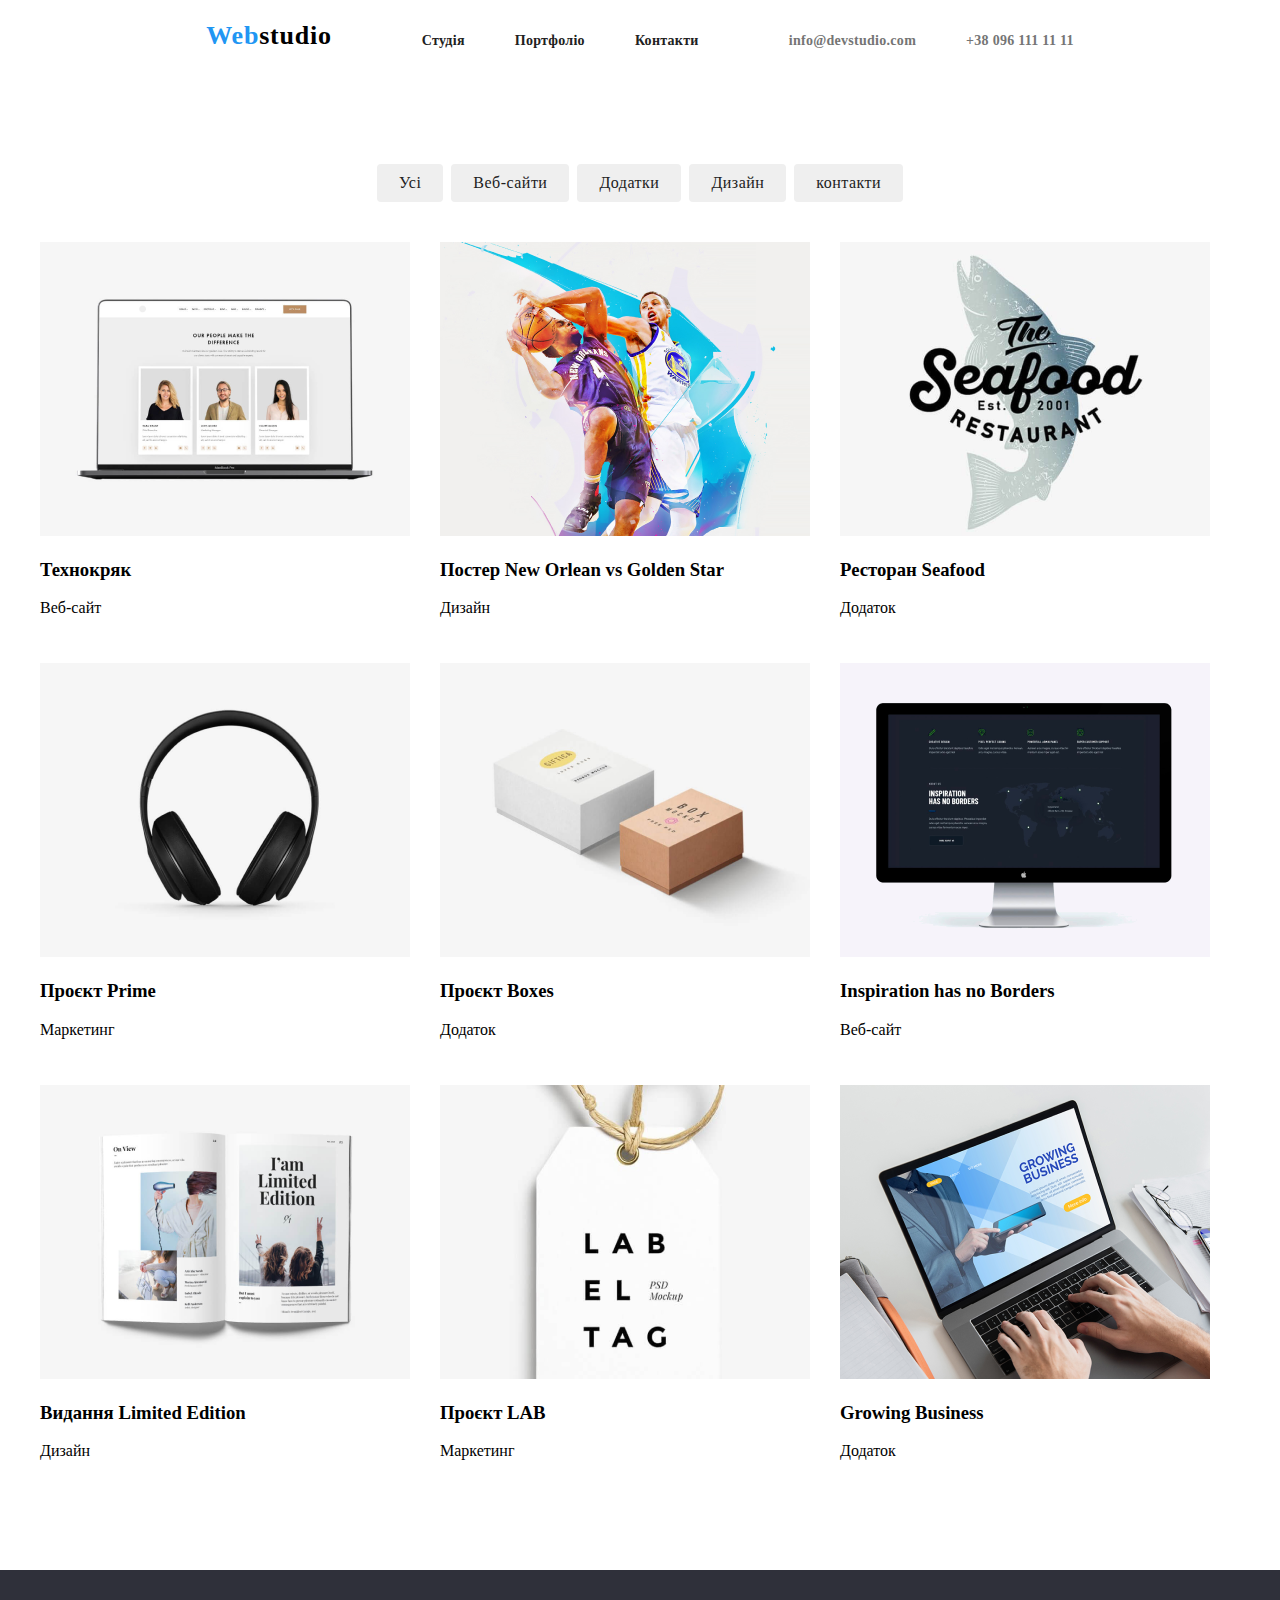
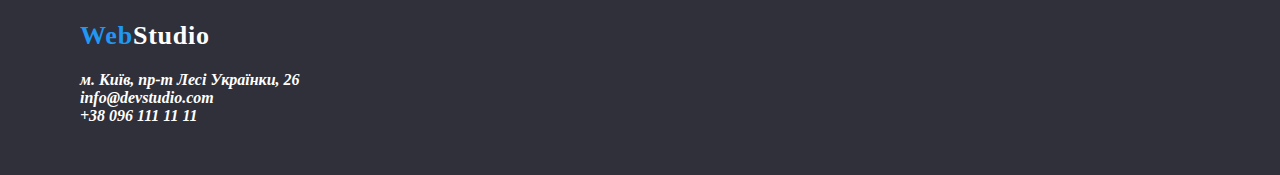
<file: portfolio.html>
<!DOCTYPE html>
<html lang="en">
<head>
    <meta charset="UTF-8">
    <meta name="viewport" content="width=device-width, initial-scale=1.0">
    <title>Document</title>
    <link rel="stylesheet" href="./style.css">
</head>
<body>
    <header class="header">
        <a class="logo" href="index.html">Web<span class="logo-header">studio</span></a>
        <nav class="nav">
            <ul class="nav-list">
                <li class="nav-list-item"><a class="nav-list-link" href=""><b>Студія</b></a></li>
                <li class="nav-list-item"><a class="nav-list-link" href="portfolio.html"><b>Портфоліо</b></a></li>
                <li class="nav-list-item"><a class="nav-list-link" href=""><b>Контакти</b></a></li>
            </ul>
        </nav>
        <ul class="contacts-list">
            <li class="contacts-list-item"><a class="contacts-list-link" href=""><b>info@devstudio.com</b></a></li>
            <li class="contacts-list-item"><a class="contacts-list-link" href=""><b>+38 096 111 11 11</b></a></li>
        </ul>
    </header>
     <main class="main-first">
        <section class="section-first">
            <ul class="ul-first">
                <li class="li-first"><button>Усі</button></li>
                <li class="li-first"><button>Веб-сайти</button></li>
                <li class="li-first"><button>Додатки</button></li>
                <li class="li-first"><button>Дизайн</button></li>
                <li class="li-first"><button>контакти</button></li>
            </ul>
            <ul class="ul-second">
                <li class="li-second">
                    <img src="i3.png" alt="">
                    <h3>Технокряк</h3>
                    <p>Веб-сайт</p>
                </li>
                <li class="li-second">
                    <img src="i4.png" alt="">
                    <h3>Постер New Orlean vs Golden Star</h3>
                    <p>Дизайн</p>
                </li>
                <li class="li-second">
                    <img src="i5.png" alt="">
                    <h3>Ресторан Seafood</h3>
                    <p>Додаток</p>
                </li>
                <li class="li-second">
                    <img src="img (6).png" alt="">
                    <h3>Проєкт Prime</h3>
                    <p>Маркетинг</p>
                </li>
                <li class="li-second">
                    <img src="img (7).png" alt="">
                    <h3>Проєкт Boxes</h3>
                    <p>Додаток</p>
                </li>
                <li class="li-second">
                    <img src="img (8).png" alt="">
                    <h3>Inspiration has no Borders</h3>
                    <p>Веб-сайт</p>
                </li>
                <li class="li-second">
                    <img src="img (10).png" alt="">
                    <h3>Видання Limited Edition</h3>
                    <p>Дизайн</p>
                </li>
                <li class="li-second">
                    <img src="img (11).png" alt="">
                    <h3>Проєкт LAB</h3>
                    <p>Маркетинг</p>
                </li>
                <li class="li-second">
                    <img src="img (12).png" alt="">
                    <h3>Growing Business</h3>
                    <p>Додаток</p>
                </li>
            </ul>
        </section>
     </main>
    <footer class="footer">
        <div class="box"><a class="logo" href="">Web<span class="footer-logo">Studio</span></a>
            <address class="address">
                <ul class="address-list">
                    <li class="address-list-item"><a class="address-list-link"  href=""><b>м. Київ, пр-т Лесі Українки, 26</b></a></li>
                    <li class="address-list-item"><a class="address-list-link" href=""><b>info@devstudio.com</b></a></li>
<li class="address-list-item"><a class="address-list-link" href=""><b>+38 096 111 11 11</b></a></li>
                </ul>
            </address></div>
    </footer>
    
</body>
</html>
</file>
<file: style.css>
.logo{
    font-family: Raleway;
font-size: 26px;
font-weight: 700;
line-height: 31px;
letter-spacing: 0.03em;
text-align: left;
color: #2196F3;
}
.nav-list-link{
    font-family: Roboto;
font-size: 14px;
font-weight: 500;
line-height: 16px;
letter-spacing: 0.02em;
text-align: left;
color: #212121;
}
.contacts-list-link{
    font-family: Roboto;
font-size: 14px;
font-weight: 500;
line-height: 16px;
letter-spacing: 0.02em;
text-align: left;
color: #757575;
}
a{
    text-decoration: none;
}
.nav-list-link:hover,.contacts-list-link:hover{
    color: #2196F3;
}
ul{
    list-style: none;
    margin: 0;
    padding: 0;
}
header{
    display: flex;
    justify-content: center;
    align-items: center;
    gap: 90px;
    height: 70px;
    font-size: 30px;
}
.nav-list,.contacts-list{
    display: flex;
    justify-content: center;
    align-items: center;
    gap: 50px;
}
.logo-header{
    color: black;
}
.section-hero{
    padding-top: 200px;
    padding-bottom: 200px;
    background: #2F303A;

}
body{
    margin: 0;
}
.section-hero-title{
    width: 696px;
    font-family: Roboto;
font-size: 44px;
font-weight: 900;
line-height: 60px;
letter-spacing: 0.06em;
text-align: center;
color: #FFFFFF;
margin: 0 auto;
}
.section-hero-btn{
    width: 216px;
    height: 50px;
    border-radius: 4px;
    background: #2196F3;
    color: #FFFFFF;
    display: block;
    margin: 0 auto;
}
.section-features{
    padding-top: 94px;
    padding-bottom: 94px;
}
.features-list{
    display: flex;
    justify-content: center;
    gap: 30px;
}
.features-list li{
    max-width: 270px;
}
.section-work{
    padding-bottom: 94px;
}
.section-work-title{
    margin-bottom: 50px;
    text-align: center;
}
.work-list{
    display: flex;
    justify-content: center;
    gap: 30px;
}
.team-title{
    display: flex;
    justify-content: center;
    
}
.team-list{
    display: flex;
    justify-content: center;
    gap: 40px;
}
.section-team{
    background: #F5F4FA;
    padding-top: 94px;
    padding-bottom: 94px;
}
.footer{
    background:  #2F303A;
    padding-left: 80px;
    padding-top: 50px;
    padding-bottom: 50px;
    gap: 40px;
}
.footer-logo{
    color: #FFFFFF;
    
}
.box{
    max-width: 1200px;
    margin: 0 auto;
}
.address{
    margin-top: 20px;
}
.address-list-link{
    color: #FFFFFF;
}
.ul-first{
    display: flex;
    justify-content: center;
    gap: 8px;
   

}
button{
    
    font-family: Roboto;
font-size: 16px;
font-weight: 500;
line-height: 26px;
letter-spacing: 0.03em;
text-align: center;
     color: #212121;
    margin-bottom: 40px;
    padding: 6px 22px;
    border-radius: 4px;
    border: none;
}
.ul-second{
 gap: 30px;
 display: flex;
 flex-wrap: wrap;
 max-width: 1200px;
 margin: 0 auto;
}
.section-first{
    padding-top: 94px;
    padding-bottom: 94px;
}
.backdrop {
    position: fixed;
    top: 0;
    left: 0;
    width: 100%;
    height: 100%;
    background-color: rgba(0, 0, 0, 0.2);
    opacity: 1;
    z-index: 2;
  }
  
  .backdrop.is-hidden {
    opacity: 0;
    pointer-events: none;
  }
.modal {
    position: absolute;
    top: 50%;
    left: 50%;
    max-width: 528px;
    padding: 40px;
    border-radius: 4px;
    box-shadow: 0px 2px 1px 0px rgba(0, 0, 0, 0.2), 0px 1px 1px 0px rgba(0, 0, 0, 0.14),0px 1px 3px 0px rgba(0, 0, 0, 0.12);
    transform: translate(-50%, -50%);
    background-color: var(--head-color);
  }

  .modal-close-btn{
    width: 30px;
    height: 30px;
    border-radius: 50%;
    border: 1px solid rgba(0, 0, 0, 0.1);
    position: absolute;
    padding: 9px;}
    .backdrop {
    position: fixed;
    top: 0;
    left: 0;
    width: 100%;
    height: 100%;
    background-color: rgba(0, 0, 0, 0.2);
    opacity: 1;
    z-index: 2;
  }
  
  .backdrop.is-hidden {
    opacity: 0;
    pointer-events: none;
  }
  .modal-close-btn{
    width: 30px;
    height: 30px;
    border-radius: 50%;
    border: 1px solid rgba(0, 0, 0, 0.1);
    position: absolute;
    padding: 9px;
    top: 14px;
    right: 14px;
    background-color: transparent;
  }
  .backdrop {
    position: fixed;
    top: 0;
    left: 0;
    width: 100%;
    height: 100%;
    background-color: rgba(0, 0, 0, 0.2);
    opacity: 1;
    z-index: 2;
  }
  
  .backdrop.is-hidden {
    opacity: 0;
    pointer-events: none;
  }

  .modal {
    position: absolute;
    top: 50%;
    left: 50%;
    max-width: 528px;
    padding: 40px;
    border-radius: 4px;
    box-shadow: 0px 2px 1px 0px rgba(0, 0, 0, 0.2), 0px 1px 1px 0px rgba(0, 0, 0, 0.14),0px 1px 3px 0px rgba(0, 0, 0, 0.12);
    transform: translate(-50%, -50%);
    background-color: var(--head-color);
  }

  .modal-close-btn{
    width: 30px;
    height: 30px;
    border-radius: 50%;
    border: 1px solid rgba(0, 0, 0, 0.1);
    position: absolute;
    padding: 9px;
    top: 14px;
    right: 14px;
    background-color: transparent;
  }

  .modal-btn-span{
    position: sticky;
    display: flex;
    justify-content: center;
    align-items: center;
    color: black;
    transition: color 250ms cubic-bezier(0.4, 0, 0.2, 1);
  }

  .modal-btn-span:hover{
    color: rgba(33, 150, 243, 1);
  }

  .modal-svg-btn{
    fill: currentColor;
  }

  .modal-close-btn:hover{
    color: rgba(33, 150, 243, 1);
  }

  .modal-desc{
    color: rgba(33, 33, 33, 1);
    text-align: center;
    font-family: "Roboto";
    font-size: 20px;
    font-style: normal;
    font-weight: 700;
    line-height: normal;
    letter-spacing: 0.6px;
    margin-bottom: 12px;
  }

  .input-name,.input-tel,.input-email{
    background-color: transparent;
    color: black;
    border-radius: 4px;
    border: 1px solid rgba(33, 33, 33, 0.20);
    width: 100%;
    height: 40px;
    padding-left: 35px;
    margin-top: 4px;
    transition: outline 250ms cubic-bezier(0.4, 0, 0.2, 1);
  }

    .input-name:focus-within,.input-tel:focus-within,.input-email:focus-within, .modal-textarea:focus-within {
     outline: 1px solid rgba(33, 150, 243, 1);
    }

    .modal-textarea {
        margin-top: 4px;
        padding: 12px 16px 12px 16px;
        resize: none;
        height: 120px;
        color: black;
        border-radius: 4px;
        border: 1px solid rgba(33, 33, 33, 0.20);
        transition: outline 250ms cubic-bezier(0.4, 0, 0.2, 1);
    }

    .modal-textarea::placeholder {
        color: rgba(117, 117, 117, 0.50);
        font-family: "Roboto";
        font-size: 12px;
        font-style: normal;
        font-weight: 400;
        line-height: normal;
        letter-spacing: 0.12px;
      }

  .modal-form{
    font-family: Roboto;
    font-size: 12px;
    font-weight: 400;
    line-height: 1.1;
    letter-spacing: 0.01em;
    color: var(--address);
  }

  .modal-label{
    display: block;
    margin-bottom: 10px;
  }

  .modal-span{
    position: relative;
    color: black;
    transition: color 2s cubic-bezier(0.4, 0, 0.2, 1);
  }

  .modal-span:focus-within {
    color: rgba(33, 150, 243, 1);
}

.modal-span-svg {
    position: absolute;
    top: 1px;
    left: 11px;
}

.modal-span-icon {
    fill: currentColor;
}

.modal-privacy {
    display: flex;
    gap: 7px;
    justify-content: center;
    align-items: center;
    margin-bottom: 30px;
}

.privacy-span {
    color: rgba(117, 117, 117, 1);
    font-family: "Roboto";
    font-size: 14px;
    font-style: normal;
    font-weight: 400;
    line-height: 24px; 
    letter-spacing: 0.42px;
}

.privacy-link {
    color: rgba(33, 150, 243, 1);
    font-family: "Roboto";
    font-size: 14px;
    font-style: normal;
    font-weight: 400;
    line-height: 24px;
    letter-spacing: 0.42px;
    text-decoration-line: underline;
}

.privacy-input {
    width: 16px;
    height: 15px;
}

.modal-send-btn{
    width: 200px;
    height: 50px;
    border-radius: 4px;
    background-color: rgba(33, 150, 243, 1);
    font-size: 16px;
    font-weight: 700;
    line-height: 30px;
    letter-spacing: 0.06em;
    color: rgba(255, 255, 255, 1);
    margin: 0 auto;
    display: block;
    box-shadow: 0px 4px 4px 0px rgba(0, 0, 0, 0.15);
}
</file>
